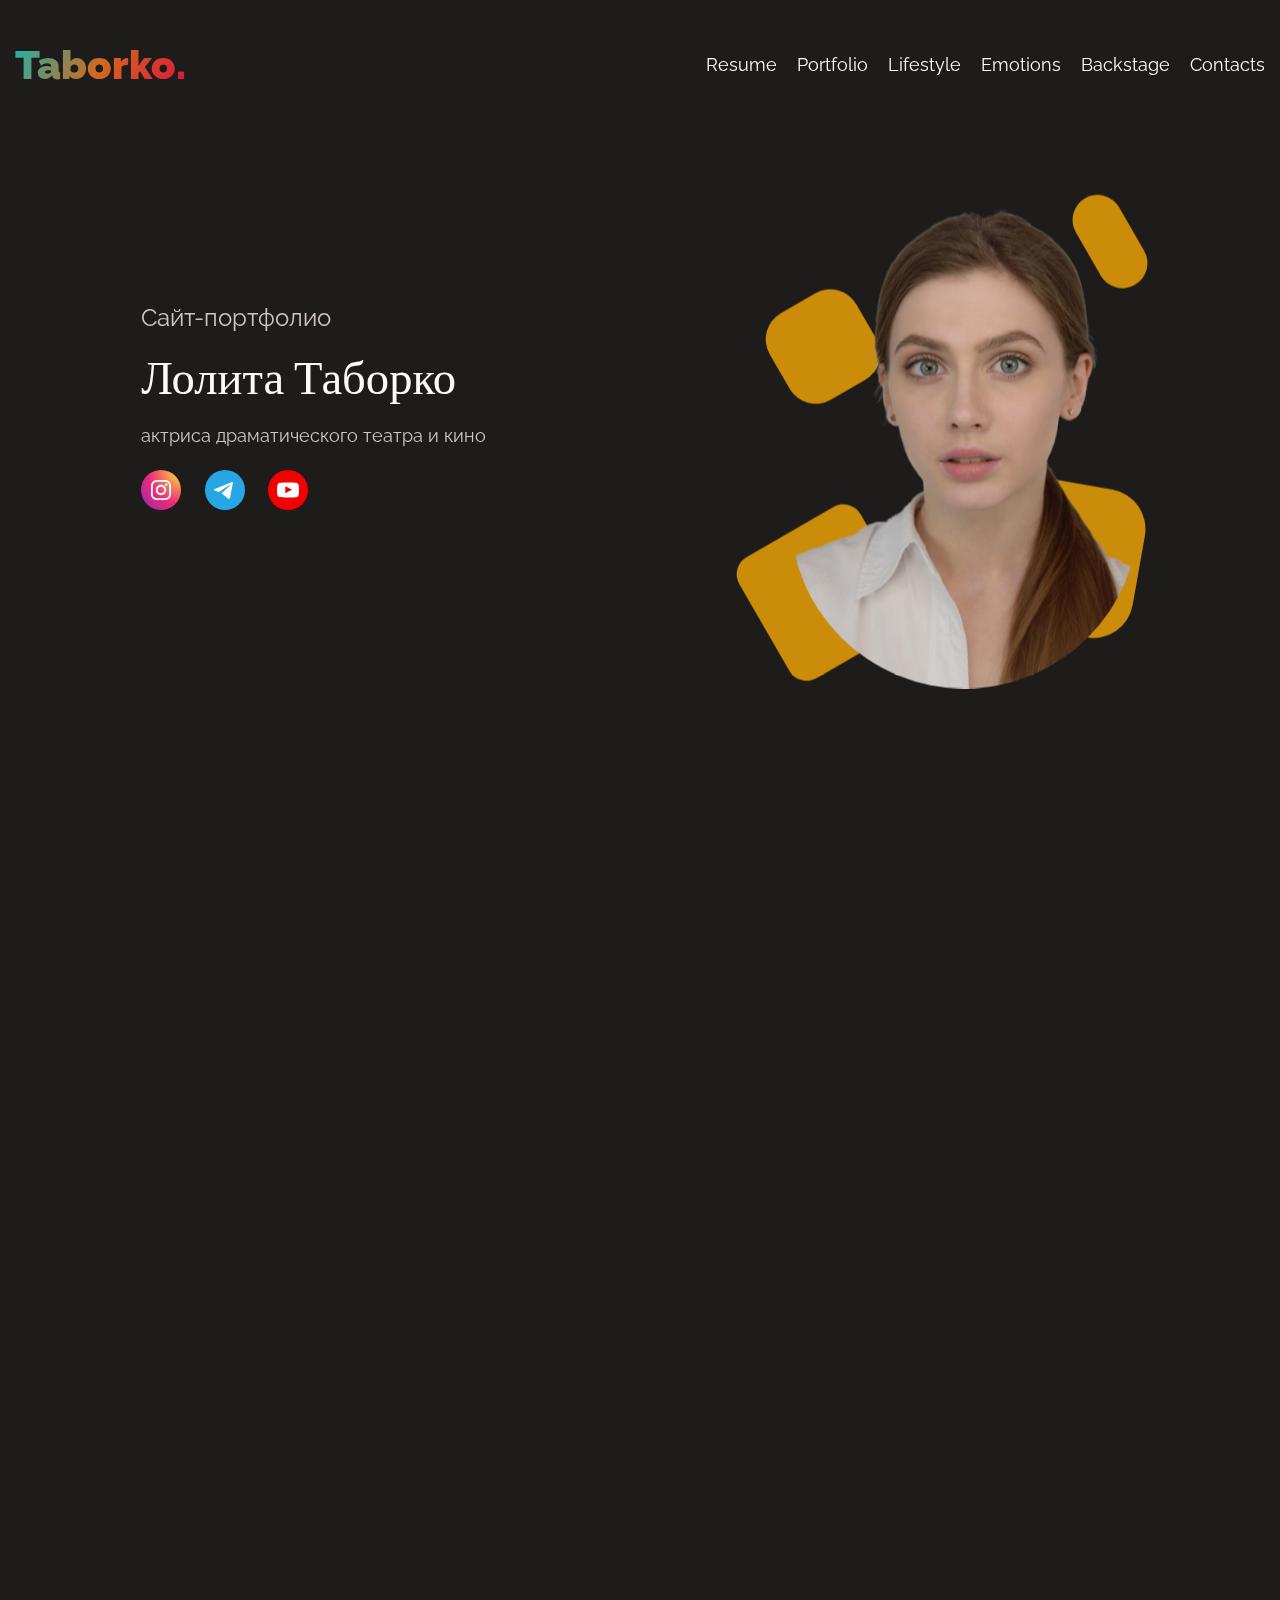
<file: index.html>
<!DOCTYPE html>
<html lang="en">
<head>
    <meta charset="UTF-8">
    <meta http-equiv="X-UA-Compatible" content="IE=edge">
    <meta name="viewport" content="width=device-width, initial-scale=1.0">

    <title>Лолита Таборко</title>
    <link rel="stylesheet" href="libs/swiper/swiper-bundle.min.css"/>
    <link rel="stylesheet" href="css/style.css">
    <script src="libs/gsap/gsap.min.js" defer></script>
    <script src="libs/gsap/ScrollTrigger.min.js" defer></script>
    <script src="libs/gsap/ScrollSmoother.min.js" defer></script>
    <script src="libs/swiper/swiper-bundle.min.js" defer></script>
    <script src="libs/swiper/bindSwipers.js" defer></script>
    <script src="js/script.js" defer></script>
</head>
<body>
    
   <div class="wrapper-scroll">
    <div class="content">

        <div class="wrapper">
            <header class="header">
                <div class="header__container container">
                    <a href="#" class="header__logo">Taborko.</a>
                    <nav class="header__menu menu">
                         <div class="menu__body">
                            <ul class="menu__list">
                                <li class="menu__item"><a data-goto=".section-resume" href="#" class="menu__link link">Resume</a></li>
                                <li class="menu__item"><a data-goto=".section-portfolio" href="#" class="menu__link link">Portfolio</a></li>
                                <li class="menu__item"><a data-goto=".section-lifestyle" href="#" class="menu__link link">Lifestyle</a></li>
                                <li class="menu__item"><a data-goto=".section-emotions" href="#" class="menu__link link">Emotions</a></li>
                                <li class="menu__item"><a href="backstage.html" class="menu__link">Backstage</a></li>
                                <li class="menu__item"><a data-goto=".section-contacts" href="#" class="menu__link link">Contacts</a></li>
                            </ul>
                         </div>   
                    </nav>
                    <div class="burger-wrapper">
                        <div class="burger-icon">
                            <span></span>
                            <span></span>
                            <span></span>
                        </div>
                    </div>
                </div>
            </header>
            <main class="page">
                <section class="page__main">
                    <div class="page-main__container container">
                        <div class="page-main__content">
                            <p class="page-main__label">Сайт-портфолио</p>
                            <h1 class="page-main__title">Лолита Таборко</h1>
                            <p class="page-main__text">актриса драматического театра и кино</p>
                            <div class="page-main__socials socials">
                                <a href="https://www.instagram.com/taborkoo/?hl=ru" target="_blank" class="page-main__social">
                                    <img src="images/footer/01.svg" alt="social">
                                </a>
                                <a href="https://t.me/taborkooo" target="_blank" class="page-main__social">
                                    <img src="images/footer/02.svg" alt="social">
                                </a>
                                <a href="https://www.youtube.com/@user-vm1mw7lh1k/videos" target="_blank" class="page-main__social">
                                    <img src="images/footer/03.svg" alt="social">
                                </a>
                            </div>
                        </div>
                        <div data-speed="0.9" class="page-main__image">
                            <img src="images/main-page/011.png" alt="">
                            <div class="page-main__decor-1"></div>
                            <div class="page-main__decor-2"></div>
                            <div class="page-main__decor-3"></div>
                            <div class="page-main__decor-4"></div>
                        </div>
                    </div>
                </section>
                
                <section class="resume__page resume section-resume">
                    <h2 data-speed="1.2" class="resume__title title">Resume</h2>
                    <div class="resume__container container">
                        <div class="resume__body">
                            <div data-speed="1.2" class="resume__image">
                                <img src="images/resume/01.jpeg" alt="Фото актрисы">
                            </div>
                            <div data-speed="1.2" class="resume__content">
                                <div class="resume__block">
                                    <div class="resume__name">Агент</div>
                                    <div class="resume__value">Анна Лезерко</div>
                                </div>
                                <div class="resume__block">
                                    <div class="resume__name">Агентство</div>
                                    <div class="resume__value">"Актерское агентство Ани Лезерко"</div>
                                </div>
                                <div class="resume__block">
                                    <div class="resume__name">Телефон</div>
                                    <div class="resume__value">+ 7 905 521-87-00, <br> + 375 29 787 43 25</div>
                                </div>
                                <div class="resume__block">
                                    <div class="resume__name">Email</div>
                                    <div class="resume__value">anna.lezerko@mail.ru</div>
                                </div>
                                <div class="resume__block">
                                    <div class="resume__name">Пол</div>
                                    <div class="resume__value">Женский</div>
                                </div>
                                <div class="resume__block">
                                    <div class="resume__name">Дата рождения</div>
                                    <div class="resume__value">29.12.2001</div>
                                </div>
                                <div class="resume__block">
                                    <div class="resume__name">Длина волос</div>
                                    <div class="resume__value">Длинные</div>
                                </div>  
                                <div class="resume__block">
                                    <div class="resume__name">Цвет глаз</div>
                                    <div class="resume__value">Зеленые</div>
                                </div>
                            </div>
                        </div>
                    </div>
                </section>

                <section class="portfolio__page portfolio section-portfolio">
                    <h2 class="portfolio__title title">Portfolio</h2>
                    <div class="portfolio__container container">
                        
                        <div class="portfolio__body">
                            <!-- <h2 class="portfolio__title"></h2> -->
                            <div class="portfolio__left left-portfolio">
                               <div class="left-portfolio__image">
                                <img class="img" src="images/portfolio/01.jpeg" alt="Фото актрисы">
                               </div>
                               <div class="left-portfolio__block text-block">
                                <h3 class="text-block__title">Образование</h3>
                                <p class="text-block__text">
                                    Белорусская государственная академия искусств. Театральный факультет, специальность- актёр драматического театра и кино, курс Павлють В.П. 2019-2023
                                </p>
                            </div>
                            <div class="left-portfolio__image">
                                <img class="img" src="images/portfolio/03.jpeg" alt="Фото актрисы">
                               </div>
                               <div class="left-portfolio__block text-block">
                                <h3 class="text-block__title">Фильмография</h3>
    
                            <div class="text-block__role">
                                   <h4 class="text-block__film">ТРАДИЦИОННО ШОПЕН 2023</h4>
                                <p class="text-block__text">
                                  <div class="text-block__item">Режиссер: Илона Мунтян, Андрей Полупанов</div>
                                  <div class="text-block__item">Роль: главная - Лера</div>
                                </p>
                            </div>
    
                            <div class="text-block__role">
                                <h4 class="text-block__film">ТАЙНАЯ ЖИЗНЬ МАРГАРИТЫ 2022</h4>
                             <p class="text-block__text">
                                <div class="text-block__item">Роль: эпизодическая</div>
                             </p>
                         </div>
    
                            <div class="text-block__role">
                                <h4 class="text-block__film">ДЕЛА ЖИТЕЙСКИЕ 2022</h4>
                            <p class="text-block__text">
                            <div class="text-block__item">Режиссер: Евгений Сологалов</div>
                            <div class="text-block__item">Роль: эпизодическая</div>
                            </p>
                        </div>
    
                            <div class="text-block__role">
                                <h4 class="text-block__film">ДЕСЯТЬ ЖИЗНЕЙ МЕДВЕДЯ 2022</h4>
                            <p class="text-block__text">
                                <div class="text-block__item">Роль: эпизодическая</div>
                            </p>
                        </div>
    
    
                            <div class="text-block__role">
                                <h4 class="text-block__film">ТАМ ГДЕ НЕ БЫВАЕТ СНЕГА 2021</h4>
                            <p class="text-block__text">
                            <div class="text-block__item">Режиссер: Владимир Фатьянов</div>
                            <div class="text-block__item">Роль: главная - Соня</div>
                            </p>
                        </div>
    
                            <div class="text-block__role">
                                <h4 class="text-block__film">ЗА ПОЛЧАСА ДО ВЕСНЫ 2022</h4>
                            <p class="text-block__text">
                            <div class="text-block__item">Режиссер: Кирилл Папакуль, Оксана Барковская, Степан Коршунов</div>
                            <div class="text-block__item">Роль: эпизодическая</div>
                            </p>
                        </div>
    
                            <div class="text-block__role">
                                <h4 class="text-block__film">КТО Я 2021</h4>
                            <p class="text-block__text">
                            <div class="text-block__item">Режиссер: Андрей Кудиненко</div>
                            <div class="text-block__item">Роль: главная - Алиса</div> 
                            </p>
                        </div>
                            
                            <div class="text-block__role">
                                <h4 class="text-block__film">НОВАЯ ЖИЗНЬ МАШИ СОЛЕНОВОЙ 2020</h4>
                            <p class="text-block__text">
                            <div class="text-block__item">Режиссер: Илья Максимов</div>
                            <div class="text-block__item">Роль: главная - Аня</div>
                            </p>
                        </div>
    
                            <div class="text-block__role">
                                <h4 class="text-block__film">ПРЕИМУЩЕСТВО ДВУХ СЛОНОВ 2020</h4>
                            <p class="text-block__text">
                            <div class="text-block__item">Режиссер: Александра Бутько</div>
                            <div class="text-block__item">Роль: Оля</div>
                            </p>
                        </div>
                            
                            <div class="text-block__role">
                                <h4 class="text-block__film">ВЕСНА ЛЮБВИ 2020</h4>
                            <p class="text-block__text">
                            <div class="text-block__item">Режиссер: Ибрагим Расулов</div>
                            <div class="text-block__item">Роль: эпизодическая</div>
                            </p>
                        </div>
                            
                            <div class="text-block__role">
                                <h4 class="text-block__film">ИЛХАК 2020</h4>
                            <p class="text-block__text">
                            <div class="text-block__item">Режиссер: Джахонгир Ахмедов</div>
                            <div class="text-block__item">Роль: эпизодическая</div>
                            </p>
                        </div>
                    </div>
                </div>
    
    
    
    
                            <div class="portfolio__right right-portfolio">
                                <div class="text-block img">
                                    <h3 class="text-block__title">Языки</h3>
                                    <p class="text-block__text">
                                        Русский - свободный <br>
                                        Белорусский - свободный <br>
                                        Английский - разговорный с хорошим акцентом <br>
                                    </p>
                                </div>
                                <div class="left-portfolio__image">
                                    <img class="img" src="images/portfolio/02.jpeg" alt="Фото актрисы">
                                   </div>
                                   <div class="text-block img">
                                    <h3 class="text-block__title">Дополнительные навыки</h3>
                                    <p class="text-block__text">
                                        Вокал <br>
                                        Танец (классическая хореография) <br>
                                        Акробатические элементы <br>
                                        Хорошая растяжка <br> 
                                        Игра на фортепиано, гитаре, укулеле <br> 
                                        Плавание <br>  
                                        Рисование <br>  
                                        Катание на роликах, коньках, велосипеде
                                    </p>
                                </div>
                                
                                   <div class="left-portfolio__image">
                                    <img class="img" src="images/portfolio/04.jpeg" alt="Фото актрисы">
                                   </div>
                                   <div class="left-portfolio__image">
                                    <img class="img" src="images/portfolio/05.jpeg" alt="Фото актрисы">
                                   </div>
                            </div>
                        </div>
                    </div>
                </section>
    

                <section class="desc__page desc section-lifestyle">
                    <h2 class="desc__title title">Lifestyle</h2>
                    <div class="description">
                        <h2 class="description__title">Лолита Таборко</h2>
                        <p class="description__text">Человек, чья энергия и трудоспособность накрывает волной
                            всё на своём пути, заряжает и заражает всех и каждого. 
                            Человек, который сразу делает хорошо, пробивает потолки своих возможностей каждый день.
                            </p>
                    </div>
                
                
                    <!-- Slider main container -->
                <div class="swiper slider slider-main">
                    <!-- Additional required wrapper -->
                    <div class="swiper-wrapper slider__wrapper">
                      <!-- Slides -->
                      <div class="swiper-slide slider__item">
                        <!-- <div class="slider__img"> -->
                            <img data-swiper-parallax="20%" src="images/diagonal/01.jpg" alt="Фото">
                        <!-- </div> -->
                      </div>
                      <div class="swiper-slide slider__item">
                        <!-- <div class="slider__img"> -->
                            <img data-swiper-parallax="30%" src="images/diagonal/02.jpg" alt="Фото">
                        <!-- </div> -->
                      </div>
                      <div class="swiper-slide slider__item">
                        <!-- <div class="slider__img"> -->
                            <img data-swiper-parallax="20%" src="images/diagonal/03.jpg" alt="Фото">
                        <!-- </div> -->
                      </div>
                      <div class="swiper-slide slider__item">
                        <!-- <div class="slider__img"> -->
                            <img data-swiper-parallax="30%" src="images/diagonal/04.jpg" alt="Фото">
                        <!-- </div> -->
                      </div>
                      <div class="swiper-slide slider__item">
                        <!-- <div class="slider__img"> -->
                            <img data-swiper-parallax="20%" src="images/diagonal/05.jpg" alt="Фото">
                        <!-- </div> -->
                      </div>
                      <div class="swiper-slide slider__item">
                        <!-- <div class="slider__img"> -->
                            <img data-swiper-parallax="30%" src="images/diagonal/06.jpg" alt="Фото">
                        <!-- </div> -->
                      </div>
                      <div class="swiper-slide slider__item">
                        <!-- <div class="slider__img"> -->
                            <img data-swiper-parallax="20%" src="images/diagonal/07.jpg" alt="Фото">
                        <!-- </div> -->
                      </div>
                      <div class="swiper-slide slider__item">
                        <!-- <div class="slider__img"> -->
                            <img data-swiper-parallax="30%" src="images/diagonal/08.jpg" alt="Фото">
                        <!-- </div> -->
                      </div>
                      <div class="swiper-slide slider__item">
                        <!-- <div class="slider__img"> -->
                            <img data-swiper-parallax="20%" src="images/diagonal/09.jpg" alt="Фото">
                        <!-- </div> -->
                      </div>
                    
                    </div>
                
                
                    <div class="swiper slider slider_bg">
                        <!-- Additional required wrapper -->
                        <div class="swiper-wrapper slider__wrapper">
                          <!-- Slides -->
                          <div class="swiper-slide slider__item">
                            <!-- <div class="slider__img"> -->
                                <img data-swiper-parallax="20%" src="images/diagonal/01.jpg" alt="Фото">
                            <!-- </div> -->
                          </div>
                          <div class="swiper-slide slider__item">
                            <!-- <div class="slider__img"> -->
                                <img data-swiper-parallax="30%" src="images/diagonal/02.jpg" alt="Фото">
                            <!-- </div> -->
                          </div>
                          <div class="swiper-slide slider__item">
                            <!-- <div class="slider__img"> -->
                                <img data-swiper-parallax="20%" src="images/diagonal/03.jpg" alt="Фото">
                            <!-- </div> -->
                          </div>
                          <div class="swiper-slide slider__item">
                            <!-- <div class="slider__img"> -->
                                <img data-swiper-parallax="30%" src="images/diagonal/04.jpg" alt="Фото">
                            <!-- </div> -->
                          </div>
                          <div class="swiper-slide slider__item">
                            <!-- <div class="slider__img"> -->
                                <img data-swiper-parallax="20%" src="images/diagonal/05.jpg" alt="Фото">
                            <!-- </div> -->
                          </div>
                          <div class="swiper-slide slider__item">
                            <!-- <div class="slider__img"> -->
                                <img data-swiper-parallax="30%" src="images/diagonal/06.jpg" alt="Фото">
                            <!-- </div> -->
                          </div>
                          <div class="swiper-slide slider__item">
                            <!-- <div class="slider__img"> -->
                                <img data-swiper-parallax="20%" src="images/diagonal/07.jpg" alt="Фото">
                            <!-- </div> -->
                          </div>
                          <div class="swiper-slide slider__item">
                            <!-- <div class="slider__img"> -->
                                <img data-swiper-parallax="30%" src="images/diagonal/08.jpg" alt="Фото">
                            <!-- </div> -->
                          </div>
                          <div class="swiper-slide slider__item">
                            <!-- <div class="slider__img"> -->
                                <img data-swiper-parallax="20%" src="images/diagonal/09.jpg" alt="Фото">
                            <!-- </div> -->
                          </div>
                        
                        </div>
                   
                </section>


                <section class="many-sliders__page">

                    <div class="swiper slider-many slider1">
                        <div class="swiper-wrapper slider-many__wrapper">
                            <div class="swiper-slide slider-many__item">
                                <!-- <div class="slider-many__image"> -->
                                    <div class="slider-many__img" style="background-image: url(images/many-sliders/01.jpg)"></div>
                                <!-- </div> -->
                            </div>
                            <div class="swiper-slide slider-many__item">
                                <!-- <div class="slider-many__image"> -->
                                    <div class="slider-many__img" style="background-image: url(images/many-sliders/02.jpg)"></div>
                                <!-- </div> -->
                            </div>
                            <div class="swiper-slide slider-many__item">
                                <!-- <div class="slider-many__image"> -->
                                   <div class="slider-many__img" style="background-image: url(images/many-sliders/03.jpg)"></div>
                                <!-- </div> -->
                            </div>
                            <div class="swiper-slide slider-many__item">
                                <!-- <div class="slider-many__image"> -->
                                   <div class="slider-many__img" style="background-image: url(images/many-sliders/04.jpg)"></div>
                                <!-- </div> -->
                            </div>
                            <div class="swiper-slide slider-many__item">
                                <!-- <div class="slider-many__image"> -->
                                   <div class="slider-many__img" style="background-image: url(images/many-sliders/05.jpg)"></div>
                                <!-- </div> -->
                            </div>
                            <div class="swiper-slide slider-many__item">
                                <!-- <div class="slider-many__image"> -->
                                   <div class="slider-many__img" style="background-image: url(images/many-sliders/06.jpg)"></div>
                                <!-- </div> -->
                            </div>
                        </div>
                    </div>
                    <div class="swiper slider-many slider2">
                        <div class="swiper-wrapper slider-many__wrapper">
                            <div class="swiper-slide slider-many__item">
                                <!-- <div class="slider-many__image"> -->
                                    <div class="slider-many__img" style="background-image: url(images/many-sliders/07.jpg)"></div>
                                <!-- </div> -->
                            </div>
                            <div class="swiper-slide slider-many__item">
                                <!-- <div class="slider-many__image"> -->
                                    <div class="slider-many__img" style="background-image: url(images/many-sliders/08.jpg)"></div>
                                <!-- </div> -->
                            </div>
                            <div class="swiper-slide slider-many__item">
                                <!-- <div class="slider-many__image"> -->
                                   <div class="slider-many__img" style="background-image: url(images/many-sliders/09.jpg)"></div>
                                <!-- </div> -->
                            </div>
                            <div class="swiper-slide slider-many__item">
                                <!-- <div class="slider-many__image"> -->
                                   <div class="slider-many__img" style="background-image: url(images/many-sliders/10.jpg)"></div>
                                <!-- </div> -->
                            </div>
                            <div class="swiper-slide slider-many__item">
                                <!-- <div class="slider-many__image"> -->
                                   <div class="slider-many__img" style="background-image: url(images/many-sliders/11.jpg)"></div>
                                <!-- </div> -->
                            </div>
                            <div class="swiper-slide slider-many__item">
                                <!-- <div class="slider-many__image"> -->
                                   <div class="slider-many__img" style="background-image: url(images/many-sliders/12.jpg)"></div>
                                <!-- </div> -->
                            </div>
                        </div>
                    </div>
                    <div class="swiper slider-many slider3">
                        <div class="swiper-wrapper slider-many__wrapper">
                            <div class="swiper-slide slider-many__item">
                                <!-- <div class="slider-many__image"> -->
                                    <div class="slider-many__img" style="background-image: url(images/many-sliders/13.jpg)"></div>
                                <!-- </div> -->
                            </div>
                            <div class="swiper-slide slider-many__item">
                                <!-- <div class="slider-many__image"> -->
                                    <div class="slider-many__img" style="background-image: url(images/many-sliders/14.jpg)"></div>
                                <!-- </div> -->
                            </div>
                            <div class="swiper-slide slider-many__item">
                                <!-- <div class="slider-many__image"> -->
                                   <div class="slider-many__img" style="background-image: url(images/many-sliders/15.jpg)"></div>
                                <!-- </div> -->
                            </div>
                            <div class="swiper-slide slider-many__item">
                                <!-- <div class="slider-many__image"> -->
                                   <div class="slider-many__img" style="background-image: url(images/many-sliders/16.jpg)"></div>
                                <!-- </div> -->
                            </div>
                            <div class="swiper-slide slider-many__item">
                                <!-- <div class="slider-many__image"> -->
                                   <div class="slider-many__img" style="background-image: url(images/many-sliders/17.jpg)"></div>
                                <!-- </div> -->
                            </div>
                            <div class="swiper-slide slider-many__item">
                                <!-- <div class="slider-many__image"> -->
                                   <div class="slider-many__img" style="background-image: url(images/many-sliders/18.jpg)"></div>
                                <!-- </div> -->
                            </div>
                        </div>
                    </div>
                    <div class="swiper slider-many slider4">
                        <div class="swiper-wrapper slider-many__wrapper">
                            <div class="swiper-slide slider-many__item">
                                <!-- <div class="slider-many__image"> -->
                                    <div class="slider-many__img" style="background-image: url(images/many-sliders/19.jpg)"></div>
                                <!-- </div> -->
                            </div>
                            <div class="swiper-slide slider-many__item">
                                <!-- <div class="slider-many__image"> -->
                                    <div class="slider-many__img" style="background-image: url(images/many-sliders/20.jpg)"></div>
                                <!-- </div> -->
                            </div>
                            <div class="swiper-slide slider-many__item">
                                <!-- <div class="slider-many__image"> -->
                                   <div class="slider-many__img" style="background-image: url(images/many-sliders/21.jpg)"></div>
                                <!-- </div> -->
                            </div>
                            <div class="swiper-slide slider-many__item">
                                <!-- <div class="slider-many__image"> -->
                                   <div class="slider-many__img" style="background-image: url(images/many-sliders/22.jpg)"></div>
                                <!-- </div> -->
                            </div>
                            <div class="swiper-slide slider-many__item">
                                <!-- <div class="slider-many__image"> -->
                                   <div class="slider-many__img" style="background-image: url(images/many-sliders/23.jpg)"></div>
                                <!-- </div> -->
                            </div>
                            <div class="swiper-slide slider-many__item">
                                <!-- <div class="slider-many__image"> -->
                                   <div class="slider-many__img" style="background-image: url(images/many-sliders/24.jpg)"></div>
                                <!-- </div> -->
                            </div>
                        </div>
                    </div>
                </section>

               <section class="emotions__page emotions section-emotions">
                <div class="emotions__showcase showcase">
                    <h2 class="showcase__title">Emotions</h2>
                    <div class="showcase__content-wrapper">
                        <div class="showcase__content">
                            
                            <div class="showcase__carousel swiper">
                                <div class="showcase__carousel swiper-wrapper">
                                    <div class="showcase-carousel__item swiper-slide">
                                        <div class="showcase-carousel__image-wrapper">
                                            <div class="showcase-carousel__image-left">
                                                <div class="showcase-carousel__image" style="background-image: url(images/emotions/01.png);"></div>
                                            </div>
                                            <div class="showcase-carousel__image-right">
                                                <div class="showcase-carousel__image" style="background-image: url(images/emotions/01.png);"></div>
                                            </div>
                                        </div>
                                        <p>Восхищение</p>
                                    </div>
                                    <div class="showcase-carousel__item swiper-slide">
                                        <div class="showcase-carousel__image-wrapper">
                                            <div class="showcase-carousel__image-left">
                                                <div class="showcase-carousel__image" style="background-image: url(images/emotions/02.png);"></div>
                                            </div>
                                            <div class="showcase-carousel__image-right">
                                                <div class="showcase-carousel__image" style="background-image: url(images/emotions/02.png);"></div>
                                            </div>
                                        </div>
                                        <p>Уверенность</p>
                                    </div>
                                    <div class="showcase-carousel__item swiper-slide">
                                        <div class="showcase-carousel__image-wrapper">
                                            <div class="showcase-carousel__image-left">
                                                <div class="showcase-carousel__image" style="background-image: url(images/emotions/03.png);"></div>
                                            </div>
                                            <div class="showcase-carousel__image-right">
                                                <div class="showcase-carousel__image" style="background-image: url(images/emotions/03.png);"></div>
                                            </div>
                                        </div>
                                        <p>Очарование</p>
                                    </div>
                                    <div class="showcase-carousel__item swiper-slide">
                                        <div class="showcase-carousel__image-wrapper">
                                            <div class="showcase-carousel__image-left">
                                                <div class="showcase-carousel__image" style="background-image: url(images/emotions/04.png);"></div>
                                            </div>
                                            <div class="showcase-carousel__image-right">
                                                <div class="showcase-carousel__image" style="background-image: url(images/emotions/04.png);"></div>
                                            </div>
                                        </div>
                                        <p>Презрение</p>
                                    </div>
                                    <div class="showcase-carousel__item swiper-slide">
                                        <div class="showcase-carousel__image-wrapper">
                                            <div class="showcase-carousel__image-left">
                                                <div class="showcase-carousel__image" style="background-image: url(images/emotions/05.png);"></div>
                                            </div>
                                            <div class="showcase-carousel__image-right">
                                                <div class="showcase-carousel__image" style="background-image: url(images/emotions/05.png);"></div>
                                            </div>
                                        </div>
                                        <p>Независимость</p>
                                    </div>
                                    <div class="showcase-carousel__item swiper-slide">
                                        <div class="showcase-carousel__image-wrapper">
                                            <div class="showcase-carousel__image-left">
                                                <div class="showcase-carousel__image" style="background-image: url(images/emotions/06.png);"></div>
                                            </div>
                                            <div class="showcase-carousel__image-right">
                                                <div class="showcase-carousel__image" style="background-image: url(images/emotions/06.png);"></div>
                                            </div>
                                        </div>
                                        <p>Умиление</p>
                                    </div>
                                    <div class="showcase-carousel__item swiper-slide">
                                        <div class="showcase-carousel__image-wrapper">
                                            <div class="showcase-carousel__image-left">
                                                <div class="showcase-carousel__image" style="background-image: url(images/emotions/08.png);"></div>
                                            </div>
                                            <div class="showcase-carousel__image-right">
                                                <div class="showcase-carousel__image" style="background-image: url(images/emotions/08.png);"></div>
                                            </div>
                                        </div>
                                        <p>Тоска</p>
                                    </div>
                                    <div class="showcase-carousel__item swiper-slide">
                                        <div class="showcase-carousel__image-wrapper">
                                            <div class="showcase-carousel__image-left">
                                                <div class="showcase-carousel__image" style="background-image: url(images/emotions/10.png);"></div>
                                            </div>
                                            <div class="showcase-carousel__image-right">
                                                <div class="showcase-carousel__image" style="background-image: url(images/emotions/10.png);"></div>
                                            </div>
                                        </div>
                                        <p>Счастье</p>
                                    </div>
                                </div>
                            </div>
                            
                        </div>
                       
                    </div>
                    <div class="showcase__navigation">
                        <div class="showcase-navigation__prev"></div>
                        <div class="showcase-navigation__next"></div>
                    </div>
                </div>
                <video src="images/emotions/smoke-background-optimized.mp4" class="showcase__video" autoplay loop muted></video>
               </section>

            </main>
            <footer class="footer">
                <div class="footer__magic-list magic-footer">
                    <div class="magic-footer__container">
                        <a data-goto="header" href="#" class="magic-footer__item link">
                            <div class="magic-footer__header">Home</div>
                            <div class="magic-footer__cursor cursor-magic">
                                <div class="cursor-magic__image" style="background-image: url(images/backstage/08.jpg)">
                                    <!-- <img src="images/DSC2218-scaled.jpeg" alt=""> -->
                                </div>
                            </div>
                        </a>
                        <a data-goto=".section-resume" href="#" class="magic-footer__item link">
                            <div class="magic-footer__header">Resume</div>
                            <div class="magic-footer__cursor cursor-magic">
                                <div class="cursor-magic__image" style="background-image: url(images/footer/2.jpeg)">
                                    <!-- <img src="images/DSC2218-scaled.jpeg" alt=""> -->
                                </div>
                            </div>
                        </a>
                        <a data-goto=".section-portfolio" href="#" class="magic-footer__item link">
                            <div class="magic-footer__header">Portfolio</div>
                            <div class="magic-footer__cursor cursor-magic">
                                <div class="cursor-magic__image" style="background-image: url(images/footer/3.jpeg)">
                                    <!-- <img src="images/backstage/04.jpg" alt=""> -->
                                </div>
                            </div>
                        </a>
                        <a data-goto=".section-lifestyle" href="#" class="magic-footer__item link">
                            <div class="magic-footer__header">Lifestyle</div>
                            <div class="magic-footer__cursor cursor-magic">
                                <div class="cursor-magic__image" style="background-image: url(images/footer/4.jpg)">
                                    <!-- <img src="images/backstage/06.jpg" alt=""> -->
                                </div>
                            </div>
                        </a>
                        <a href="backstage.html" class="magic-footer__item">
                            <div class="magic-footer__header">Backstage</div>
                            <div class="magic-footer__cursor cursor-magic">
                                <div class="cursor-magic__image" style="background-image: url(images/footer/5.jpg)">
                                    <!-- <img src="images/backstage/08.jpg" alt=""> -->
                                </div>
                            </div>
                        </a>
                        <a data-goto=".section-emotions" href="#" class="magic-footer__item link">
                            <div class="magic-footer__header">Emotions</div>
                            <div class="magic-footer__cursor cursor-magic">
                                <div class="cursor-magic__image" style="background-image: url(images/footer/6.jpg)">
                                    <!-- <img src="images/backstage/10.jpg" alt=""> -->
                                </div>
                            </div>
                        </a>
                    </div>
                   <div class="footer__contacts contacts-footer">
                    <div class="contacts-footer__title section-contacts">Контакты</div>
                    <div class="contacts-footer__items">
                        <div class="contacts-footer__item">+ 7 905 521-87-00</div>
                        <div class="contacts-footer__item">+ 375 29 787 43 25</div>
                        <div class="contacts-footer__item">anna.lezerko@mail.ru</div>
                    </div>
                    <div class="contacts-footer__socials socials">
                        <a href="https://www.instagram.com/taborkoo/?hl=ru" target="_blank" class="contacts-footer__social">
                            <img src="images/footer/01.svg" alt="social">
                        </a>
                        <a href="https://t.me/taborkooo" target="_blank" class="contacts-footer__social">
                            <img src="images/footer/02.svg" alt="social">
                        </a>
                        <a href="https://www.youtube.com/@user-vm1mw7lh1k/videos" target="_blank" class="contacts-footer__social">
                            <img src="images/footer/03.svg" alt="social">
                        </a>
                    </div>
                    <div class="footer__copy">Copyright ⓒ 2023. Все права защищены</div>
                    <div class="footer__dev">Разработан: <br> tg: <a href="https://t.me/I_cheer">@I_cheer (И.Ч.)</a></div>
                   </div>
                </div>
            </footer>
        </div>
    </div>
</div>
</div>


</body>
</html>
</file>
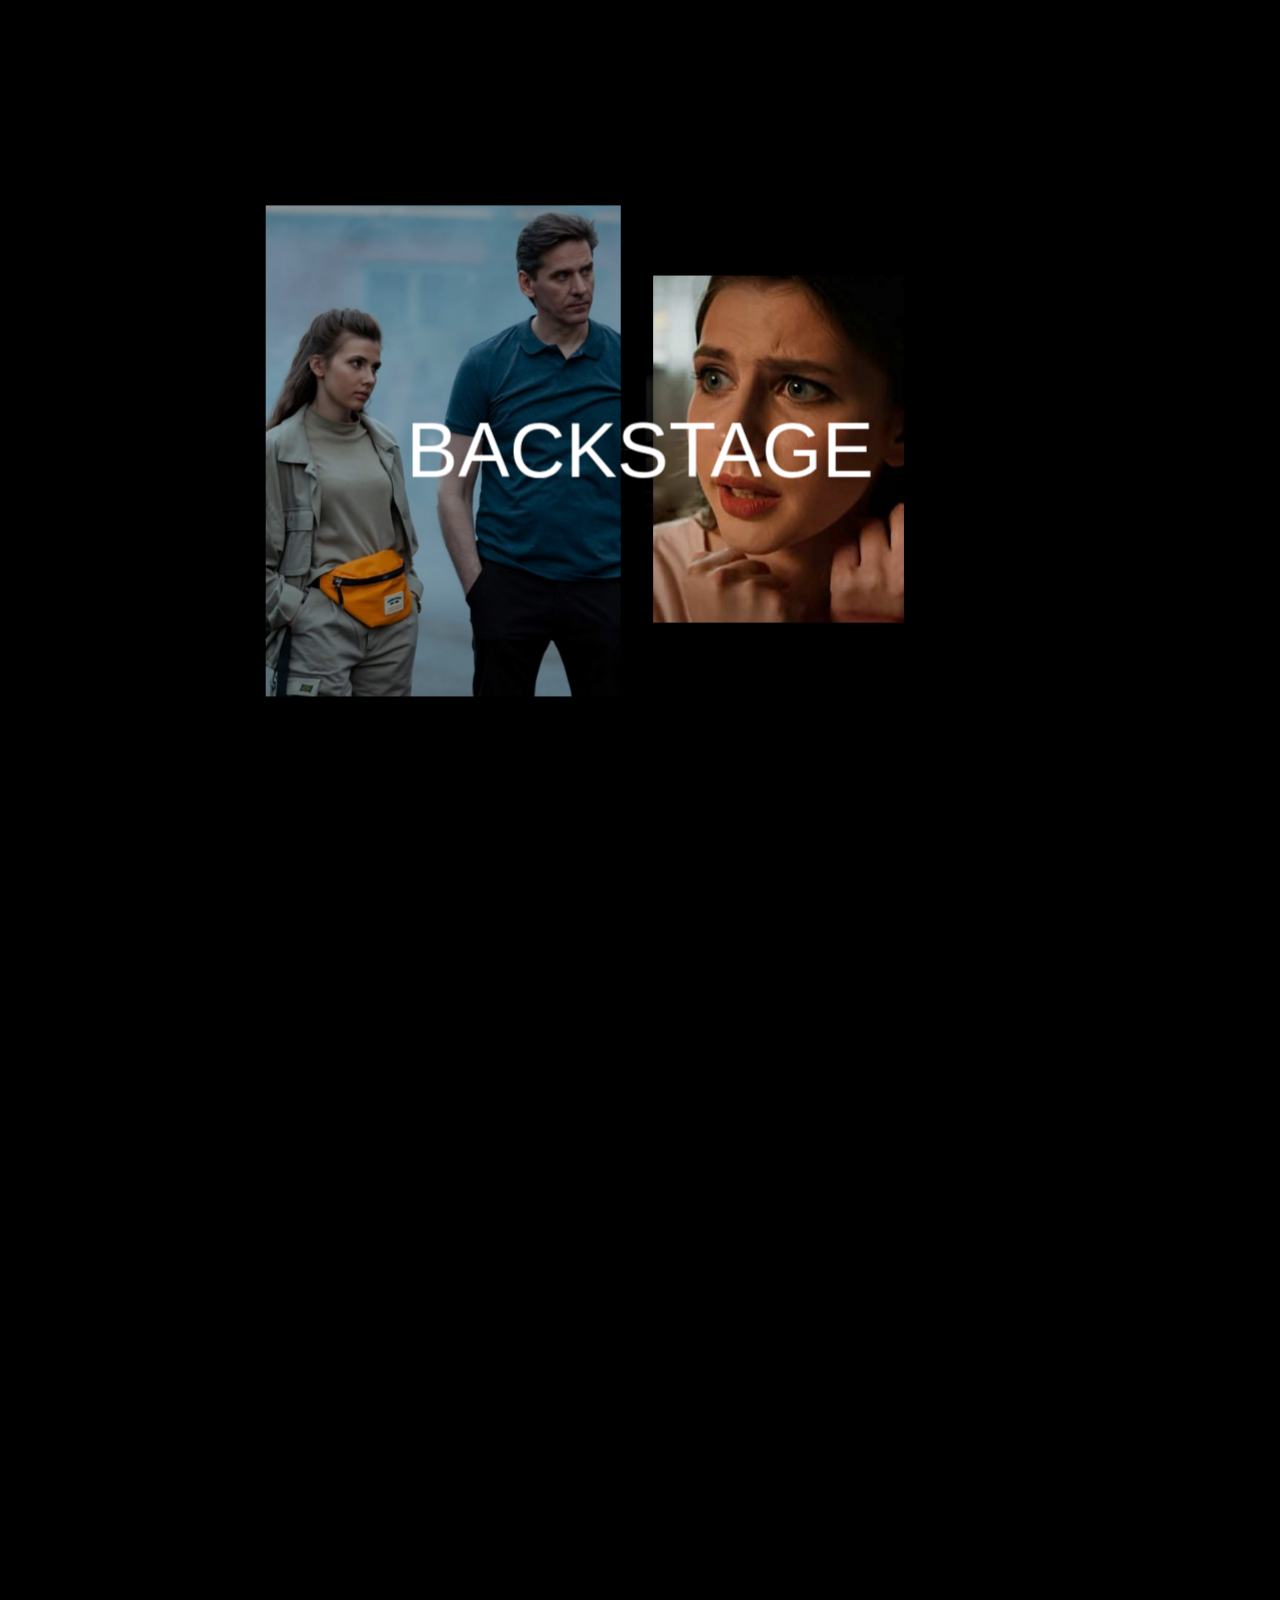
<file: backstage.html>
<!DOCTYPE html>
<html lang="en">
<head>
    <meta charset="UTF-8">
    <meta http-equiv="X-UA-Compatible" content="IE=edge">
    <meta name="viewport" content="width=device-width, initial-scale=1.0">
    <title>Backstage</title>

    <link rel="stylesheet" href="backstagecss/backstage.css">
    <script src="backstagejs/backstage.js" defer></script>

</head>
<body>
    
    <div class="container">
		<section class="gallery">

			<div class="frame">
				<div class="frame__content">
					<h2>Backstage</h2>
				</div>
			</div>

			<div class="frame">
				<div class="frame__content">
					<div class="frame-media frame-media_left" style="background-image: url(images/backstage/01.jpg)"></div>
				</div>
			</div>

			<div class="frame frame_bg">
				<div class="frame__content">
					<video class="frame-media frame-media_right" style="background-image: url(images/backstage/02.jpg)"></video>
				</div>
			</div>

			<div class="frame"></div>
            <div class="frame"></div>

			<div class="frame">
				<div class="frame__content text-left">
					<h3>Традиционно Шопен</h3>
					<p>В центре истории семья Асиновых. Глава семейства Николай Владимирович делает всё, 
						чтобы его младший сын Дима добился успеха и организовывает ему участие в конкурсе 
						стартапов, который оборачивается для Димы весьма неожиданным результатом.</p>
				</div>
			</div>

			<div class="frame frame_bg">
				<div class="frame__content">
					<div class="frame-media frame-media_right" style="background-image: url(images/backstage/03.jpg)"></div>
				</div>
			</div>

            <div class="frame"></div>

            <div class="frame frame_bg">
				<div class="frame__content">
					<div class="frame-media frame-media_right" style="background-image: url(images/backstage/04.jpg)"></div>
				</div>
			</div>
            <div class="frame"></div>
            <div class="frame frame_bg">
				<div class="frame__content">
					<div class="frame-media frame-media_left" style="background-image: url(images/backstage/05.jpg)"></div>
				</div>
			</div>
			<div class="frame"></div>

			

			<div class="frame"></div>

			<div class="frame">
				<div class="frame__content text-left">
					<h3>Там, где не бывает снега</h3>
					<p>Жизнь ведущей новостей Виктории Голубевой, на первый взгляд, довольно безоблачна. 
						Она - лицо канала, жена крупного телевизионного магната и мать взрослой дочери. 
						За ее спиной поговаривают, что своей карьерой она обязана исключительно мужу,
						 да и сама Виктория привыкла так думать. 
						 По стечению обстоятельств все рушится в одночасье.
						 А отношения с дочерью осложняются тайной, которую Виктория хранит долгие годы.
						</p>
				</div>
			</div>

			<div class="frame frame_bg">
				<div class="frame__content">
					<div class="frame-media frame-media_right" style="background-image: url(images/backstage/06.jpg)"></div>
				</div>
			</div>

            <div class="frame"></div>
			<div class="frame"></div>
			<div class="frame"></div>
            <div class="frame frame_bg">
				<div class="frame__content">
					<div class="frame-media frame-media_left" style="background-image: url(images/backstage/07.jpg)"></div>
				</div>
			</div>

            <div class="frame"></div>

            
            <div class="frame">
				<div class="frame__content">
					<h2>Театр</h2>
				</div>
			</div>

            <div class="frame">
				<div class="frame__content">
					<div class="frame-media frame-media_left" style="background-image: url(images/backstage/08.jpg)"></div>
				</div>
			</div>
			
            <div class="frame frame_bg">
				<div class="frame__content">
					<div class="frame-media frame-media_right" style="background-image: url(images/backstage/09.jpg)"></div>
				</div>
			</div>

            <div class="frame"></div>

			<div class="frame">
				<div class="frame__content">
					<div class="frame-media frame-media_left" style="background-image: url(images/backstage/10.jpg)"></div>
				</div>
			</div>

            <div class="frame frame_bg">
				<div class="frame__content">
					<div class="frame-media frame-media_right" style="background-image: url(images/backstage/11.jpg)"></div>
				</div>
			</div>


			<div class="frame"></div>
			<div class="frame"></div>


			<div class="frame">
			<a href="index.html" class="frame__content on-main">На главную</a></p>
			</div>

		</section>
	</div>
   
</body>
</html>
</file>
<file: css/style.css>
@charset "UTF-8";
@import url("https://fonts.googleapis.com/css2?family=Outfit:wght@500;900&family=Raleway&display=swap");
*,
*::before,
*::after {
  padding: 0;
  margin: 0;
  border: 0;
  -webkit-box-sizing: border-box;
          box-sizing: border-box;
}

a {
  text-decoration: none;
  color: inherit;
}

ul,
ol,
li {
  list-style: none;
}

img {
  vertical-align: top;
}

h1,
h2,
h3,
h4,
h5,
h6 {
  font-weight: inherit;
  font-size: inherit;
}

.content {
  will-change: transform;
}

html,
body {
  height: 100%;
  line-height: 1;
  font-size: 16px;
  font-family: "Raleway";
  background-color: #1e1b1b;
  color: #fafafa;
  height: var(--depth);
}
html._lock,
body._lock {
  overflow: hidden;
}

button,
input {
  font-weight: inherit;
  font-size: inherit;
  color: inherit;
  font-family: inherit;
}

button {
  cursor: pointer;
  background-color: inherit;
}

.wrapper {
  display: -webkit-box;
  display: -ms-flexbox;
  display: flex;
  -webkit-box-orient: vertical;
  -webkit-box-direction: normal;
      -ms-flex-direction: column;
          flex-direction: column;
  min-height: 100%;
  overflow: hidden;
}

.page {
  -webkit-box-flex: 1;
      -ms-flex: 1 1 auto;
          flex: 1 1 auto;
}

.container {
  max-width: 1430px;
  margin: 0 auto;
  padding: 0px 15px;
}

:root {
  --index: calc(1vw + 1vh);
  --color-header: #f4efec;
  --color-text: #cdc6c3;
  --transition: 0.75s cubic-bezier(0.2, 0.6, 0, 1);
  --transition-many: 0.2s cubic-bezier(0.2, 0.6, 0, 1);
  --transition-footer: 1.25s cubic-bezier(0.2, 0.35, 0, 1);
  --gutter: 30px;
  --side-small: 26;
  --size-big: 36;
  --depth: 4000px;
  --accent: #CC8869;
  --text: #333;
}

.title {
  font-size: 50px;
  text-align: center;
}
@media (max-width: 1430px) {
  .title {
    font-size: calc(40px + 10 * ((100vw - 320px) / 1110));
  }
}

.header {
  position: absolute;
  width: 100%;
  top: 0;
  left: 0;
  z-index: 5;
}
.header__container {
  display: -webkit-box;
  display: -ms-flexbox;
  display: flex;
  -webkit-box-align: center;
      -ms-flex-align: center;
          align-items: center;
  min-height: 130px;
}
@media (max-width: 767.98px) {
  .header__container {
    min-height: 80px;
  }
}
.header__logo {
  font-size: 40px;
  font-family: "Raleway";
  font-weight: 900;
  margin-right: 30px;
  background: -o-linear-gradient(330deg, LightSeaGreen, Chocolate, Crimson);
  background: linear-gradient(120deg, LightSeaGreen, Chocolate, Crimson);
  -webkit-background-clip: text;
          background-clip: text;
  -webkit-text-fill-color: transparent;
  position: relative;
  z-index: 6;
}
.menu {
  -webkit-box-flex: 1;
      -ms-flex: 1 1 auto;
          flex: 1 1 auto;
}
@media (max-width: 767.98px) {
  .menu__body {
    position: fixed;
    width: 100%;
    height: 100%;
    top: 0;
    left: -100%;
    z-index: 5;
    background-color: rgb(36, 52, 34);
    padding-top: 160px;
    padding-bottom: 50px;
    padding-right: 15px;
    padding-left: 15px;
    -webkit-transition: left 0.4s ease 0s;
    -o-transition: left 0.4s ease 0s;
    transition: left 0.4s ease 0s;
    overflow: auto;
  }
}
@media (max-width: 767.98px) and (max-width: 1430px) {
  .menu__body {
    padding-top: calc(130px + 30 * ((100vw - 320px) / 1110));
  }
}
@media (max-width: 767.98px) and (max-width: 1430px) {
  .menu__body {
    padding-bottom: calc(40px + 10 * ((100vw - 320px) / 1110));
  }
}
@media (max-width: 767.98px) {
  .menu__body::before {
    content: "";
    width: 100%;
    position: fixed;
    top: 0;
    height: 80px;
    background-color: rgb(36, 52, 34);
    z-index: 5;
    left: -100%;
    -webkit-transition: left 0.4s ease 0s;
    -o-transition: left 0.4s ease 0s;
    transition: left 0.4s ease 0s;
  }
}
@media (max-width: 767.98px) {
  .menu__body.active {
    left: 0;
  }
  .menu__body.active::before {
    left: 0;
  }
}
@media (max-width: 767.98px) {
  .menu__body.active .menu__item {
    -webkit-transform: translate(0);
        -ms-transform: translate(0);
            transform: translate(0);
  }
  .menu__body.active .menu__item:nth-child(1) {
    -webkit-transition-delay: 0.03s;
         -o-transition-delay: 0.03s;
            transition-delay: 0.03s;
  }
  .menu__body.active .menu__item:nth-child(2) {
    -webkit-transition-delay: 0.08s;
         -o-transition-delay: 0.08s;
            transition-delay: 0.08s;
  }
  .menu__body.active .menu__item:nth-child(3) {
    -webkit-transition-delay: 0.13s;
         -o-transition-delay: 0.13s;
            transition-delay: 0.13s;
  }
  .menu__body.active .menu__item:nth-child(4) {
    -webkit-transition-delay: 0.18s;
         -o-transition-delay: 0.18s;
            transition-delay: 0.18s;
  }
  .menu__body.active .menu__item:nth-child(5) {
    -webkit-transition-delay: 0.23s;
         -o-transition-delay: 0.23s;
            transition-delay: 0.23s;
  }
  .menu__body.active .menu__item:nth-child(6) {
    -webkit-transition-delay: 0.28s;
         -o-transition-delay: 0.28s;
            transition-delay: 0.28s;
  }
}
.menu__list {
  display: -webkit-box;
  display: -ms-flexbox;
  display: flex;
  -webkit-box-pack: end;
      -ms-flex-pack: end;
          justify-content: flex-end;
  gap: 20px;
}
@media (max-width: 767.98px) {
  .menu__list {
    -webkit-box-orient: vertical;
    -webkit-box-direction: normal;
        -ms-flex-direction: column;
            flex-direction: column;
    -webkit-box-pack: center;
        -ms-flex-pack: center;
            justify-content: center;
    text-align: center;
    row-gap: 60px;
    margin: 0;
  }
}
@media (max-width: 767.98px) {
  .menu__item {
    -webkit-transform: translate(-100%);
        -ms-transform: translate(-100%);
            transform: translate(-100%);
    -webkit-transition-duration: 0.7s;
         -o-transition-duration: 0.7s;
            transition-duration: 0.7s;
  }
}
.menu__link {
  font-size: 18px;
  -webkit-transition: 0.3s ease;
  -o-transition: 0.3s ease;
  transition: 0.3s ease;
}
@media (max-width: 1430px) {
  .menu__link {
    font-size: calc(16px + 2 * ((100vw - 320px) / 1110));
  }
}
@media (min-width: 767.98px) and (max-width: 991.98px) {
  .menu__link {
    font-size: 16px;
  }
}
.menu__link:hover {
  color: rgb(203, 141, 9);
}
@media (max-width: 767.98px) {
  .menu__link {
    font-size: 35px;
  }
}
@media (max-width: 767.98px) and (max-width: 1430px) {
  .menu__link {
    font-size: calc(25px + 10 * ((100vw - 320px) / 1110));
  }
}

@media (max-width: 767.98px) {
  .burger-wrapper {
    position: relative;
    z-index: 5;
    display: -webkit-box;
    display: -ms-flexbox;
    display: flex;
    -webkit-box-flex: 0;
        -ms-flex: 0 0 40px;
            flex: 0 0 40px;
    height: 40px;
    background-color: #1e1b1b;
    -webkit-box-shadow: 0 0 2.5px rgb(228, 184, 10), 0 0 5px rgb(228, 184, 10), 0 0 10px rgb(228, 184, 10), 0 0 20px rgb(228, 184, 10);
            box-shadow: 0 0 2.5px rgb(228, 184, 10), 0 0 5px rgb(228, 184, 10), 0 0 10px rgb(228, 184, 10), 0 0 20px rgb(228, 184, 10);
    border-radius: 5px;
    cursor: pointer;
    -webkit-transform: scaleX(1);
        -ms-transform: scaleX(1);
            transform: scaleX(1);
    opacity: 1;
  }
  .burger-wrapper.active span:nth-child(1) {
    width: 100%;
    -webkit-transform: translateY(7.3px);
        -ms-transform: translateY(7.3px);
            transform: translateY(7.3px);
    -webkit-transition-delay: 0s;
         -o-transition-delay: 0s;
            transition-delay: 0s;
  }
  .burger-wrapper.active span:nth-child(2) {
    -webkit-transform: scaleX(0);
        -ms-transform: scaleX(0);
            transform: scaleX(0);
    opacity: 0;
    -webkit-transition-delay: 0s;
         -o-transition-delay: 0s;
            transition-delay: 0s;
  }
  .burger-wrapper.active span:nth-child(3) {
    bottom: 7px;
    width: 100%;
    -webkit-transform: rotate(90deg);
        -ms-transform: rotate(90deg);
            transform: rotate(90deg);
    -webkit-transition-delay: 0s;
         -o-transition-delay: 0s;
            transition-delay: 0s;
  }
  .burger-wrapper.active .burger-icon {
    -webkit-transform: rotate(135deg);
        -ms-transform: rotate(135deg);
            transform: rotate(135deg);
  }
}

@media (max-width: 767.98px) {
  .burger-icon {
    position: relative;
    width: 22px;
    height: 17px;
    margin: auto;
    display: -webkit-box;
    display: -ms-flexbox;
    display: flex;
    -webkit-box-align: center;
        -ms-flex-align: center;
            align-items: center;
    -webkit-transform: rotate(0);
        -ms-transform: rotate(0);
            transform: rotate(0);
    -webkit-transition: 0.5s;
    -o-transition: 0.5s;
    transition: 0.5s;
  }
  .burger-icon span {
    position: absolute;
    display: block;
    height: 3.5px;
    background: -o-linear-gradient(45deg, rgb(228, 184, 10), #1e1b1b);
    background: linear-gradient(45deg, rgb(228, 184, 10), #1e1b1b);
    border: 0.1px solid rgb(228, 184, 10);
    border-radius: 8px;
    -webkit-box-shadow: 0 0 0.4px rgb(228, 184, 10), 0 0 0.9px rgb(228, 184, 10);
            box-shadow: 0 0 0.4px rgb(228, 184, 10), 0 0 0.9px rgb(228, 184, 10);
    -webkit-transition: 0.3s ease 0.1s;
    -o-transition: 0.3s ease 0.1s;
    transition: 0.3s ease 0.1s;
  }
  .burger-icon span:nth-child(1) {
    top: 0;
    left: 0;
    width: 50%;
    -webkit-transform: translateY(0);
        -ms-transform: translateY(0);
            transform: translateY(0);
  }
  .burger-icon span:nth-child(2) {
    width: 100%;
  }
  .burger-icon span:nth-child(3) {
    bottom: 0;
    right: 0;
    width: 50%;
    -webkit-transform: rotate(0);
        -ms-transform: rotate(0);
            transform: rotate(0);
  }
}

.page-main__container {
  padding-top: 170px;
  padding-bottom: 220px;
  display: -webkit-box;
  display: -ms-flexbox;
  display: flex;
  -webkit-box-align: center;
      -ms-flex-align: center;
          align-items: center;
  -ms-flex-pack: distribute;
      justify-content: space-around;
  gap: 55px;
}
@media (max-width: 1430px) {
  .page-main__container {
    padding-top: calc(120px + 50 * ((100vw - 320px) / 1110));
  }
}
@media (max-width: 1430px) {
  .page-main__container {
    padding-bottom: calc(120px + 100 * ((100vw - 320px) / 1110));
  }
}
@media (max-width: 1430px) {
  .page-main__container {
    gap: calc(30px + 25 * ((100vw - 320px) / 1110));
  }
}
@media (max-width: 767.98px) {
  .page-main__container {
    -webkit-box-orient: vertical;
    -webkit-box-direction: normal;
        -ms-flex-direction: column;
            flex-direction: column;
  }
}
.page-main__content {
  max-width: 500px;
}
@media (max-width: 767.98px) {
  .page-main__content {
    text-align: center;
  }
}
.page-main__label {
  color: var(--color-text);
  font-family: "Raleway";
  font-size: 25px;
  margin-bottom: 25px;
}
@media (max-width: 1430px) {
  .page-main__label {
    font-size: calc(16px + 9 * ((100vw - 320px) / 1110));
  }
}
@media (max-width: 1430px) {
  .page-main__label {
    margin-bottom: calc(15px + 10 * ((100vw - 320px) / 1110));
  }
}
@media (max-width: 767.98px) {
  .page-main__label {
    text-align: center;
  }
}
.page-main__title {
  font-family: "Outfit";
  font-size: 50px;
  margin-bottom: 25px;
}
@media (max-width: 1430px) {
  .page-main__title {
    font-size: calc(25px + 25 * ((100vw - 320px) / 1110));
  }
}
@media (max-width: 1430px) {
  .page-main__title {
    margin-bottom: calc(15px + 10 * ((100vw - 320px) / 1110));
  }
}
@media (max-width: 767.98px) {
  .page-main__title {
    text-align: center;
  }
}
.page-main__text {
  color: var(--color-text);
  font-size: 18px;
  margin-bottom: 25px;
  line-height: 1.2;
}
@media (max-width: 1430px) {
  .page-main__text {
    font-size: calc(16px + 2 * ((100vw - 320px) / 1110));
  }
}
@media (max-width: 1430px) {
  .page-main__text {
    margin-bottom: calc(15px + 10 * ((100vw - 320px) / 1110));
  }
}
@media (max-width: 767.98px) {
  .page-main__text {
    text-align: center;
  }
}
.page-main__image {
  will-change: transform;
  position: relative;
}
.page-main__image img {
  width: calc(var(--index) * 16);
  border-radius: 0 0 350px 350px;
}
.page-main__decor-1 {
  position: absolute;
  width: 140px;
  height: 140px;
  bottom: 5%;
  left: -10%;
  background: rgb(203, 141, 9);
  border-radius: 20px;
  -webkit-transform: rotate(-30deg);
      -ms-transform: rotate(-30deg);
          transform: rotate(-30deg);
  z-index: -1;
}
@media (max-width: 991.98px) {
  .page-main__decor-1 {
    width: 80px;
    height: 80px;
    border-radius: 25px;
    bottom: 12%;
  }
}
@media (max-width: 580px) {
  .page-main__decor-1 {
    bottom: 0;
  }
}
@media (max-width: 370px) {
  .page-main__decor-1 {
    display: none;
  }
}
.page-main__decor-2 {
  position: absolute;
  width: 150px;
  height: 160px;
  bottom: 10%;
  right: 1%;
  background: rgb(203, 141, 9);
  border-radius: 40px;
  -webkit-transform: rotate(-80deg);
      -ms-transform: rotate(-80deg);
          transform: rotate(-80deg);
  z-index: -1;
}
@media (max-width: 650px) {
  .page-main__decor-2 {
    width: 60px;
    height: 60px;
    border-radius: 20px;
  }
}
@media (max-width: 580px) {
  .page-main__decor-2 {
    bottom: 15%;
    right: -5%;
  }
}
@media (max-width: 370px) {
  .page-main__decor-2 {
    display: none;
  }
}
.page-main__decor-3 {
  position: absolute;
  width: 100px;
  height: 100px;
  top: 25%;
  left: -5%;
  background: rgb(203, 141, 9);
  border-radius: 30px;
  -webkit-transform: rotate(-30deg);
      -ms-transform: rotate(-30deg);
          transform: rotate(-30deg);
  z-index: -1;
}
@media (max-width: 991.98px) {
  .page-main__decor-3 {
    width: 50px;
    height: 50px;
    border-radius: 10px;
    left: 5%;
  }
}
@media (max-width: 400px) {
  .page-main__decor-3 {
    left: 10%;
  }
}
@media (max-width: 370px) {
  .page-main__decor-3 {
    display: none;
  }
}
.page-main__decor-4 {
  position: absolute;
  width: 50px;
  height: 100px;
  top: 5%;
  right: 1%;
  background: rgb(203, 141, 9);
  border-radius: 30px;
  -webkit-transform: rotate(-30deg);
      -ms-transform: rotate(-30deg);
          transform: rotate(-30deg);
  z-index: -1;
}
@media (max-width: 991.98px) {
  .page-main__decor-4 {
    width: 25px;
    height: 50px;
    border-radius: 10px;
  }
}
@media (max-width: 370px) {
  .page-main__decor-4 {
    display: none;
  }
}

.resume__page {
  padding-top: 130px;
  padding-bottom: 170px;
}
@media (max-width: 1430px) {
  .resume__page {
    padding-top: calc(100px + 30 * ((100vw - 320px) / 1110));
  }
}
@media (max-width: 1430px) {
  .resume__page {
    padding-bottom: calc(120px + 50 * ((100vw - 320px) / 1110));
  }
}
.resume__title {
  margin-bottom: 40px;
}
@media (max-width: 1430px) {
  .resume__title {
    margin-bottom: calc(25px + 15 * ((100vw - 320px) / 1110));
  }
}
.resume__container {
  display: -webkit-box;
  display: -ms-flexbox;
  display: flex;
  -webkit-box-pack: center;
      -ms-flex-pack: center;
          justify-content: center;
}
.resume__body {
  display: -webkit-box;
  display: -ms-flexbox;
  display: flex;
  -webkit-box-align: center;
      -ms-flex-align: center;
          align-items: center;
  -webkit-column-gap: 50px;
     -moz-column-gap: 50px;
          column-gap: 50px;
}
@media (max-width: 1430px) {
  .resume__body {
    -webkit-column-gap: calc(30px + 20 * ((100vw - 320px) / 1110));
       -moz-column-gap: calc(30px + 20 * ((100vw - 320px) / 1110));
            column-gap: calc(30px + 20 * ((100vw - 320px) / 1110));
  }
}
@media (max-width: 910px) {
  .resume__body {
    -webkit-box-orient: vertical;
    -webkit-box-direction: normal;
        -ms-flex-direction: column;
            flex-direction: column;
  }
}
.resume__image {
  will-change: transform;
  margin-bottom: 45px;
}
@media (max-width: 1430px) {
  .resume__image {
    margin-bottom: calc(30px + 15 * ((100vw - 320px) / 1110));
  }
}
.resume__image img {
  width: calc(var(--index) * 17);
  border-radius: 350px;
}
@media (max-width: 550px) {
  .resume__image img {
    width: 100%;
  }
}
.resume__content {
  display: grid;
  grid-template-columns: repeat(2, minmax(80px, 350px));
  -webkit-column-gap: 25px;
     -moz-column-gap: 25px;
          column-gap: 25px;
  will-change: transform;
  row-gap: 60px;
}
@media (max-width: 1430px) {
  .resume__content {
    row-gap: calc(20px + 40 * ((100vw - 320px) / 1110));
  }
}
@media (max-width: 420px) {
  .resume__content {
    grid-template-columns: repeat(1, minmax(80px, 350px));
  }
}
.resume__name {
  font-size: 25px;
  line-height: 1.12;
  color: var(--color-header);
  margin-bottom: 20px;
}
@media (max-width: 1430px) {
  .resume__name {
    font-size: calc(18px + 7 * ((100vw - 320px) / 1110));
  }
}
@media (max-width: 1430px) {
  .resume__name {
    margin-bottom: calc(15px + 5 * ((100vw - 320px) / 1110));
  }
}
.resume__value {
  font-size: 16px;
  color: var(--color-text);
  line-height: 1.52;
}
@media (max-width: 1430px) {
  .resume__value {
    font-size: calc(14px + 2 * ((100vw - 320px) / 1110));
  }
}

.portfolio__page {
  padding-bottom: 80px;
}
@media (max-width: 1430px) {
  .portfolio__page {
    padding-bottom: calc(70px + 10 * ((100vw - 320px) / 1110));
  }
}
.portfolio__title {
  padding-top: 30px;
}
@media (max-width: 1430px) {
  .portfolio__title {
    padding-top: calc(20px + 10 * ((100vw - 320px) / 1110));
  }
}
.portfolio__body {
  display: -webkit-box;
  display: -ms-flexbox;
  display: flex;
  -webkit-column-gap: 25px;
     -moz-column-gap: 25px;
          column-gap: 25px;
}
@media (max-width: 1430px) {
  .portfolio__body {
    -webkit-column-gap: calc(20px + 5 * ((100vw - 320px) / 1110));
       -moz-column-gap: calc(20px + 5 * ((100vw - 320px) / 1110));
            column-gap: calc(20px + 5 * ((100vw - 320px) / 1110));
  }
}
.portfolio__body > * {
  -webkit-box-flex: 1;
      -ms-flex: 1;
          flex: 1;
  display: -webkit-box;
  display: -ms-flexbox;
  display: flex;
  -webkit-box-orient: vertical;
  -webkit-box-direction: normal;
      -ms-flex-direction: column;
          flex-direction: column;
  -webkit-box-align: center;
      -ms-flex-align: center;
          align-items: center;
}
@media (max-width: 670px) {
  .portfolio__body {
    -webkit-box-orient: vertical;
    -webkit-box-direction: reverse;
        -ms-flex-direction: column-reverse;
            flex-direction: column-reverse;
  }
}
.portfolio__left {
  will-change: transform;
}
.portfolio__left .left-portfolio__image {
  margin-top: 65px;
}
@media (max-width: 1430px) {
  .portfolio__left .left-portfolio__image {
    margin-top: calc(40px + 25 * ((100vw - 320px) / 1110));
  }
}
.portfolio__right {
  will-change: transform;
  margin-top: 175px;
}
@media (max-width: 1430px) {
  .portfolio__right {
    margin-top: calc(80px + 95 * ((100vw - 320px) / 1110));
  }
}
.portfolio__right .left-portfolio__image {
  margin-top: 70px;
}
@media (max-width: 1430px) {
  .portfolio__right .left-portfolio__image {
    margin-top: calc(50px + 20 * ((100vw - 320px) / 1110));
  }
}
@media (max-width: 670px) {
  .portfolio__right {
    margin-top: 65px;
  }
}
@media (max-width: 670px) and (max-width: 1430px) {
  .portfolio__right {
    margin-top: calc(40px + 25 * ((100vw - 320px) / 1110));
  }
}

.left-portfolio__image img {
  width: calc(var(--index) * 18);
  border-radius: 350px;
  margin-bottom: 105px;
  max-height: 90vh;
}
@media (max-width: 1430px) {
  .left-portfolio__image img {
    margin-bottom: calc(20px + 85 * ((100vw - 320px) / 1110));
  }
}
@media (max-width: 860px) {
  .left-portfolio__image img {
    width: 100%;
  }
}

.text-block {
  max-width: 450px;
  color: var(--color-text);
  position: relative;
}
.text-block__role {
  margin-bottom: 25px;
}
@media (max-width: 1430px) {
  .text-block__role {
    margin-bottom: calc(15px + 10 * ((100vw - 320px) / 1110));
  }
}
.text-block__film {
  color: var(--color-header);
  text-transform: uppercase;
  font-size: 20px;
  margin-bottom: 25px;
  line-height: 1.32;
}
@media (max-width: 1430px) {
  .text-block__film {
    font-size: calc(18px + 2 * ((100vw - 320px) / 1110));
  }
}
@media (max-width: 1430px) {
  .text-block__film {
    margin-bottom: calc(15px + 10 * ((100vw - 320px) / 1110));
  }
}
.text-block__text {
  font-size: 18px;
  line-height: 1.52;
}
@media (max-width: 1430px) {
  .text-block__text {
    font-size: calc(16px + 2 * ((100vw - 320px) / 1110));
  }
}
@media (max-width: 767.98px) {
  .text-block__text {
    line-height: 1.45;
  }
}
.text-block__item {
  font-size: 18px;
  margin-bottom: 20px;
  line-height: 1.22;
}
@media (max-width: 1430px) {
  .text-block__item {
    font-size: calc(16px + 2 * ((100vw - 320px) / 1110));
  }
}
@media (max-width: 1430px) {
  .text-block__item {
    margin-bottom: calc(14px + 6 * ((100vw - 320px) / 1110));
  }
}
.text-block__title {
  font-size: 45px;
  line-height: 1.12;
  color: var(--color-header);
  margin-bottom: 30px;
}
@media (max-width: 1430px) {
  .text-block__title {
    font-size: calc(20px + 25 * ((100vw - 320px) / 1110));
  }
}
@media (max-width: 1430px) {
  .text-block__title {
    margin-bottom: calc(25px + 5 * ((100vw - 320px) / 1110));
  }
}

.desc__page {
  position: relative;
  width: 100%;
  height: 100%;
  overflow: hidden;
}

.desc__title {
  padding-top: 30px;
}

.slider {
  height: 100%;
  -webkit-transform: rotate(10deg);
      -ms-transform: rotate(10deg);
          transform: rotate(10deg);
  overflow: visible;
  top: 10vh;
}
.slider__wrapper {
  -webkit-transition: var(--transition) !important;
  -o-transition: var(--transition) !important;
  transition: var(--transition) !important;
  will-change: transform;
  height: 80vh;
}
@media (max-width: 767.98px) {
  .slider__wrapper {
    height: 70vh;
  }
}
.slider__item {
  max-height: 75vh;
  position: relative;
  overflow: hidden;
  -webkit-transition: -webkit-transform var(--transition), -webkit-box-shadow var(--transition);
  transition: -webkit-transform var(--transition), -webkit-box-shadow var(--transition);
  -o-transition: transform var(--transition), box-shadow var(--transition);
  transition: transform var(--transition), box-shadow var(--transition);
  transition: transform var(--transition), box-shadow var(--transition), -webkit-transform var(--transition), -webkit-box-shadow var(--transition);
  padding: 0 0 40% 0;
  will-change: transform;
}
@media (min-width: 991.98px) {
  .slider__item {
    cursor: pointer;
  }
}
.slider__item img {
  position: absolute;
  top: 0;
  left: -100%;
  width: 300%;
  height: 100%;
  background-size: cover;
  -o-object-fit: cover;
     object-fit: cover;
  -o-object-position: top;
     object-position: top;
  -webkit-transition: var(--transition) !important;
  -o-transition: var(--transition) !important;
  transition: var(--transition) !important;
  will-change: transform;
}
.slider__item.opened {
  z-index: 2;
  -webkit-transform: rotate(-10deg) scale(1.3);
      -ms-transform: rotate(-10deg) scale(1.3);
          transform: rotate(-10deg) scale(1.3);
  -webkit-box-shadow: rgba(0, 0, 0, 0.75) 0 0 0 10000px;
          box-shadow: rgba(0, 0, 0, 0.75) 0 0 0 10000px;
  will-change: transform;
}

.slider_bg {
  z-index: 0;
  -webkit-transform: rotate(-20deg) !important;
      -ms-transform: rotate(-20deg) !important;
          transform: rotate(-20deg) !important;
  top: -65vh;
  left: -10vh;
  opacity: 0.15;
  -webkit-filter: blur(120px) saturate(5);
          filter: blur(120px) saturate(5);
  max-height: 20vh;
}
.slider_bg .slider__item {
  max-height: 100vh;
}
@media (max-width: 991.98px) {
  .slider_bg {
    opacity: 0;
    visibility: hidden;
  }
}

.description {
  position: absolute;
  font-size: 18px;
  top: 20vh;
  left: 8vw;
  max-width: 28vw;
  -webkit-transition: opacity var(--transition), -webkit-transform var(--transition);
  transition: opacity var(--transition), -webkit-transform var(--transition);
  -o-transition: opacity var(--transition), transform var(--transition);
  transition: opacity var(--transition), transform var(--transition);
  transition: opacity var(--transition), transform var(--transition), -webkit-transform var(--transition);
}
@media (max-width: 1430px) {
  .description {
    font-size: calc(10px + 8 * ((100vw - 320px) / 1110));
  }
}
.description.hidden {
  opacity: 0;
  -webkit-transform: translate(0, 5vh);
      -ms-transform: translate(0, 5vh);
          transform: translate(0, 5vh);
}
.description.hidden .description__text {
  -webkit-transform: translate(0, 2vh);
      -ms-transform: translate(0, 2vh);
          transform: translate(0, 2vh);
}
.description__title {
  font-size: 25px;
  margin-bottom: 20px;
  font-weight: 900;
  letter-spacing: 2.5px;
  background: -o-linear-gradient(55deg, LightSeaGreen, Chocolate, MediumBlue);
  background: linear-gradient(35deg, LightSeaGreen, Chocolate, MediumBlue);
  -webkit-background-clip: text;
          background-clip: text;
  -webkit-text-fill-color: transparent;
}
@media (max-width: 1430px) {
  .description__title {
    font-size: calc(15px + 10 * ((100vw - 320px) / 1110));
  }
}
@media (max-width: 1430px) {
  .description__title {
    margin-bottom: calc(15px + 5 * ((100vw - 320px) / 1110));
  }
}
.description__text {
  will-change: transform;
  opacity: 0.7;
  -webkit-transition: -webkit-transform var(--transition);
  transition: -webkit-transform var(--transition);
  -o-transition: transform var(--transition);
  transition: transform var(--transition);
  transition: transform var(--transition), -webkit-transform var(--transition);
  -webkit-transition-duration: 3s;
       -o-transition-duration: 3s;
          transition-duration: 3s;
  line-height: 1.4;
}
@media (max-width: 991.98px) {
  .description__text {
    line-height: 1.25;
  }
}

.many-sliders__page {
  height: 100vh;
  display: -webkit-box;
  display: -ms-flexbox;
  display: flex;
  padding-top: 70px;
  padding-bottom: 70px;
}
@media (max-width: 1430px) {
  .many-sliders__page {
    padding-top: calc(30px + 40 * ((100vw - 320px) / 1110));
  }
}
@media (max-width: 1430px) {
  .many-sliders__page {
    padding-bottom: calc(30px + 40 * ((100vw - 320px) / 1110));
  }
}
@media (max-width: 991.98px) {
  .many-sliders__page {
    display: grid;
    grid-template-columns: repeat(2, minmax(25vw, 35vw));
    -webkit-box-pack: center;
        -ms-flex-pack: center;
            justify-content: center;
    gap: 60px;
  }
}
@media (max-width: 460px) {
  .many-sliders__page {
    grid-template-columns: repeat(2, minmax(15vw, 45vw));
    padding: 4vw;
    -webkit-box-pack: start;
        -ms-flex-pack: start;
            justify-content: start;
    gap: 20px;
  }
}

.slider-many {
  -webkit-transform: rotate(-12.5deg);
      -ms-transform: rotate(-12.5deg);
          transform: rotate(-12.5deg);
}
.slider-many:nth-child(odd) {
  -webkit-transform: rotate(-192.5deg);
      -ms-transform: rotate(-192.5deg);
          transform: rotate(-192.5deg);
}
.slider-many:nth-child(odd) .slider-many__item {
  -webkit-transform: rotate(-180deg);
      -ms-transform: rotate(-180deg);
          transform: rotate(-180deg);
}
@media (max-width: 460px) {
  .slider-many:nth-child(odd) {
    -webkit-transform: rotate(-180deg);
        -ms-transform: rotate(-180deg);
            transform: rotate(-180deg);
  }
  .slider-many:nth-child(odd) .slider-many__img {
    -webkit-transform: rotate(0deg);
        -ms-transform: rotate(0deg);
            transform: rotate(0deg);
  }
}
@media (max-width: 460px) {
  .slider-many {
    -webkit-transform: rotate(0deg);
        -ms-transform: rotate(0deg);
            transform: rotate(0deg);
  }
}
.slider-many .slider-many__wrapper {
  -webkit-transition: var(--transition) !important;
  -o-transition: var(--transition) !important;
  transition: var(--transition) !important;
  will-change: transform;
}
.slider-many__wrapper {
  will-change: transform;
}
.slider-many__item {
  display: -webkit-inline-box;
  display: -ms-inline-flexbox;
  display: inline-flex;
  width: 21vw;
  border-radius: 8px;
  margin-bottom: 50px;
  -webkit-transition: -webkit-transform var(--transition);
  transition: -webkit-transform var(--transition);
  -o-transition: transform var(--transition);
  transition: transform var(--transition);
  transition: transform var(--transition), -webkit-transform var(--transition);
  will-change: transform;
  overflow: hidden;
}
@media (max-width: 1430px) {
  .slider-many__item {
    margin-bottom: calc(20px + 30 * ((100vw - 320px) / 1110));
  }
}
@media (max-width: 991.98px) {
  .slider-many__item {
    width: 37vw;
  }
}
@media (max-width: 460px) {
  .slider-many__item {
    width: 43vw;
  }
}
.slider-many__item:hover .slider-many__img {
  -webkit-transform: scale(1.07);
      -ms-transform: scale(1.07);
          transform: scale(1.07);
}
.slider-many__img {
  width: 100%;
  height: 100%;
  background-size: cover;
  -webkit-transition: -webkit-transform var(--transition);
  transition: -webkit-transform var(--transition);
  -o-transition: transform var(--transition);
  transition: transform var(--transition);
  transition: transform var(--transition), -webkit-transform var(--transition);
  border-radius: 8px;
}

.emotions__page {
  padding: 120px 0;
  background-color: #000;
  height: 100%;
  overflow: hidden;
  position: relative;
}
.emotions__page::after {
  content: "";
  position: absolute;
  top: 0;
  left: 0;
  width: 100%;
  height: 100%;
  background-image: url(../images/emotions/light.png);
  background-size: cover;
  background-repeat: no-repeat;
  background-position: center -65px;
  -webkit-animation: k-light 3s ease-in-out infinite;
          animation: k-light 3s ease-in-out infinite;
}
.emotions__page::before {
  content: "";
  position: absolute;
  top: 0;
  left: 0;
  width: 100%;
  height: 100%;
  background-image: url(../images/emotions/glow.png);
  background-position: center;
  background-repeat: no-repeat;
  background-size: cover;
  -webkit-animation: k-glow 1.9s ease-in-out infinite;
          animation: k-glow 1.9s ease-in-out infinite;
}
.showcase__title {
  position: absolute;
  text-align: center;
  width: 100%;
  z-index: 1;
  top: 40px;
  font-size: 50px;
  opacity: 0.7;
}
@media (max-width: 1430px) {
  .showcase__title {
    font-size: calc(40px + 10 * ((100vw - 320px) / 1110));
  }
}
.showcase__content-wrapper {
  position: relative;
  z-index: 2;
  height: 100%;
}
@media (max-width: 1400px) {
  .showcase__content {
    max-width: 1200px;
    margin: auto;
  }
}
.showcase__video {
  position: absolute;
  top: 0;
  left: 0;
  width: 100%;
  height: 100%;
  -o-object-fit: cover;
     object-fit: cover;
  opacity: 0.47;
}

.showcase-carousel__item {
  position: relative;
  height: calc(100vh - 240px);
  text-align: center;
  opacity: 0.35;
  -webkit-transition: opacity 1.8s cubic-bezier(0.4, 0, 0, 1), -webkit-transform 1.8s cubic-bezier(0.4, 0, 0, 1);
  transition: opacity 1.8s cubic-bezier(0.4, 0, 0, 1), -webkit-transform 1.8s cubic-bezier(0.4, 0, 0, 1);
  -o-transition: opacity 1.8s cubic-bezier(0.4, 0, 0, 1), transform 1.8s cubic-bezier(0.4, 0, 0, 1);
  transition: opacity 1.8s cubic-bezier(0.4, 0, 0, 1), transform 1.8s cubic-bezier(0.4, 0, 0, 1);
  transition: opacity 1.8s cubic-bezier(0.4, 0, 0, 1), transform 1.8s cubic-bezier(0.4, 0, 0, 1), -webkit-transform 1.8s cubic-bezier(0.4, 0, 0, 1);
}
.showcase-carousel__item.swiper-slide-active {
  opacity: 0.75;
  -webkit-transform: scale(1.14);
      -ms-transform: scale(1.14);
          transform: scale(1.14);
}
.showcase-carousel__item p {
  position: absolute;
  width: 100%;
  bottom: 50px;
  font-size: 26px;
  color: rgba(255, 255, 255, 0.7);
  text-shadow: rgb(58, 78, 94) 0 0 8px;
}
@media (max-width: 1430px) {
  .showcase-carousel__item p {
    font-size: calc(20px + 6 * ((100vw - 320px) / 1110));
  }
}
.showcase-carousel__image-wrapper > * {
  position: absolute;
  width: 100%;
  height: 100%;
  -webkit-perspective: 150px;
          perspective: 150px;
  -webkit-transform-style: preserve-3d;
          transform-style: preserve-3d;
  -webkit-transform: scale(0.7);
      -ms-transform: scale(0.7);
          transform: scale(0.7);
}
.showcase-carousel__image-left {
  -webkit-perspective-origin: left center;
          perspective-origin: left center;
  -webkit-clip-path: polygon(0 0, 50% 0, 50% 100%, 0 100%);
          clip-path: polygon(0 0, 50% 0, 50% 100%, 0 100%);
}
.showcase-carousel__image-left .showcase-carousel__image {
  -webkit-animation: k-left 2s ease-in-out infinite;
          animation: k-left 2s ease-in-out infinite;
  -webkit-animation-direction: alternate;
          animation-direction: alternate;
}
.showcase-carousel__image {
  position: absolute;
  width: 100%;
  height: 100%;
  background-size: contain;
  background-position: center;
  background-repeat: no-repeat;
}
.showcase-carousel__image-right {
  -webkit-perspective-origin: right center;
          perspective-origin: right center;
  -webkit-clip-path: polygon(50% 0, 100% 0, 100% 100%, 50% 100%);
          clip-path: polygon(50% 0, 100% 0, 100% 100%, 50% 100%);
}
.showcase-carousel__image-right .showcase-carousel__image {
  -webkit-animation: k-right 2s ease-in-out infinite;
          animation: k-right 2s ease-in-out infinite;
  -webkit-animation-direction: alternate;
          animation-direction: alternate;
}

@-webkit-keyframes k-light {
  0% {
    opacity: 0.4;
  }
  50% {
    opacity: 0.5;
  }
  100% {
    opacity: 0.4;
  }
}

@keyframes k-light {
  0% {
    opacity: 0.4;
  }
  50% {
    opacity: 0.5;
  }
  100% {
    opacity: 0.4;
  }
}
@-webkit-keyframes k-glow {
  0% {
    opacity: 0.6;
  }
  50% {
    opacity: 0.8;
  }
  100% {
    opacity: 0.6;
  }
}
@keyframes k-glow {
  0% {
    opacity: 0.6;
  }
  50% {
    opacity: 0.8;
  }
  100% {
    opacity: 0.6;
  }
}
@-webkit-keyframes k-left {
  0% {
    -webkit-transform: rotateY(-2deg) scaleX(0.92);
            transform: rotateY(-2deg) scaleX(0.92);
  }
  100% {
    -webkit-transform: rotateY(0deg) scaleX(1);
            transform: rotateY(0deg) scaleX(1);
  }
}
@keyframes k-left {
  0% {
    -webkit-transform: rotateY(-2deg) scaleX(0.92);
            transform: rotateY(-2deg) scaleX(0.92);
  }
  100% {
    -webkit-transform: rotateY(0deg) scaleX(1);
            transform: rotateY(0deg) scaleX(1);
  }
}
@-webkit-keyframes k-right {
  0% {
    -webkit-transform: rotateY(0deg) scaleX(1);
            transform: rotateY(0deg) scaleX(1);
  }
  100% {
    -webkit-transform: rotateY(2deg) scaleX(0.92);
            transform: rotateY(2deg) scaleX(0.92);
  }
}
@keyframes k-right {
  0% {
    -webkit-transform: rotateY(0deg) scaleX(1);
            transform: rotateY(0deg) scaleX(1);
  }
  100% {
    -webkit-transform: rotateY(2deg) scaleX(0.92);
            transform: rotateY(2deg) scaleX(0.92);
  }
}
.showcase__navigation {
  overflow: hidden;
  position: absolute;
  z-index: 2;
  top: 0;
  right: 0;
  width: 100%;
  height: 100%;
}
.showcase__navigation > * {
  position: absolute;
  height: 100%;
  width: 50%;
  outline: none;
}
@media (min-width: 991.98px) {
  .showcase__navigation > * {
    cursor: pointer;
  }
}
.showcase__navigation > *::before {
  content: "➢";
  opacity: 0;
  -webkit-transition: opacity 0.8s ease-out;
  -o-transition: opacity 0.8s ease-out;
  transition: opacity 0.8s ease-out;
  position: absolute;
  -webkit-transform: rotate(-180deg);
      -ms-transform: rotate(-180deg);
          transform: rotate(-180deg);
  left: 35px;
  top: 50%;
  font-size: 50px;
}
@media (max-width: 1430px) {
  .showcase__navigation > *::before {
    font-size: calc(25px + 25 * ((100vw - 320px) / 1110));
  }
}
@media (max-width: 680px) {
  .showcase__navigation > *::before {
    left: 25px;
  }
}
.showcase__navigation > *:hover::before {
  opacity: 0.4;
}
.showcase__navigation > * .swiper-button-disabled {
  display: none;
}

.showcase-navigation__next {
  right: 0;
}
.showcase-navigation__next::before {
  -webkit-transform: rotate(360deg);
      -ms-transform: rotate(360deg);
          transform: rotate(360deg);
  right: 35px;
  left: auto;
}
@media (max-width: 680px) {
  .showcase-navigation__next::before {
    right: 25px;
  }
}

.footer {
  position: relative;
  padding-top: 90px;
  padding-bottom: 40px;
}
@media (max-width: 1430px) {
  .footer {
    padding-top: calc(40px + 50 * ((100vw - 320px) / 1110));
  }
}
@media (max-width: 1430px) {
  .footer {
    padding-bottom: calc(25px + 15 * ((100vw - 320px) / 1110));
  }
}
.footer__magic-list {
  height: 100%;
}

.magic-footer__container {
  font-size: 35px;
  margin-bottom: 70px;
}
@media (max-width: 1430px) {
  .magic-footer__container {
    font-size: calc(22px + 13 * ((100vw - 320px) / 1110));
  }
}
@media (max-width: 1430px) {
  .magic-footer__container {
    margin-bottom: calc(35px + 35 * ((100vw - 320px) / 1110));
  }
}
.magic-footer__item {
  display: block;
  padding-left: 250px;
  border-bottom: 1px solid rgba(240, 238, 238, 0.193);
  padding-top: 30px;
  padding-bottom: 30px;
  counter-increment: my-counter;
}
@media (max-width: 1430px) {
  .magic-footer__item {
    padding-left: calc(20px + 230 * ((100vw - 320px) / 1110));
  }
}
@media (max-width: 1430px) {
  .magic-footer__item {
    padding-top: calc(20px + 10 * ((100vw - 320px) / 1110));
  }
}
@media (max-width: 1430px) {
  .magic-footer__item {
    padding-bottom: calc(20px + 10 * ((100vw - 320px) / 1110));
  }
}
@media (min-width: 991.98px) {
  .magic-footer__item {
    cursor: none;
  }
}
@media (max-width: 666px) {
  .magic-footer__item {
    padding-left: calc(var(--index) * 5.5);
  }
}
.magic-footer__item:first-child {
  border-top: 1px solid rgba(240, 238, 238, 0.193);
}
.magic-footer__item::before {
  content: "(0" counter(my-counter) ")";
  position: absolute;
  font-size: 20px;
  margin-left: -80px;
  letter-spacing: 1.5px;
  -webkit-transition: -webkit-transform var(--transition-footer);
  transition: -webkit-transform var(--transition-footer);
  -o-transition: transform var(--transition-footer);
  transition: transform var(--transition-footer);
  transition: transform var(--transition-footer), -webkit-transform var(--transition-footer);
  -webkit-transition-delay: 0.05s;
       -o-transition-delay: 0.05s;
          transition-delay: 0.05s;
  will-change: transform;
}
@media (max-width: 1430px) {
  .magic-footer__item::before {
    font-size: calc(17px + 3 * ((100vw - 320px) / 1110));
  }
}
@media (max-width: 1430px) {
  .magic-footer__item::before {
    margin-left: calc(-38px + -42 * ((100vw - 320px) / 1110));
  }
}
@media (max-width: 1100px) {
  .magic-footer__item::before {
    display: none;
  }
}
@media (min-width: 991.98px) {
  .magic-footer__item:hover .magic-footer__header {
    -webkit-transform: translate3d(calc(var(--index) * -5), 0, 0);
            transform: translate3d(calc(var(--index) * -5), 0, 0);
  }
  .magic-footer__item:hover::before {
    -webkit-transform: translate3d(calc(var(--index) * -5), 0, 0);
            transform: translate3d(calc(var(--index) * -5), 0, 0);
  }
  .magic-footer__item:hover .magic-footer__cursor {
    height: var(--height);
  }
  .magic-footer__item:hover .cursor-magic__image {
    -webkit-transform: var(--cursor-transform) scale(0.5);
        -ms-transform: var(--cursor-transform) scale(0.5);
            transform: var(--cursor-transform) scale(0.5);
  }
}
.magic-footer__header {
  width: -webkit-min-content;
  width: -moz-min-content;
  width: min-content;
  -webkit-transition: -webkit-transform var(--transition-footer);
  transition: -webkit-transform var(--transition-footer);
  -o-transition: transform var(--transition-footer);
  transition: transform var(--transition-footer);
  transition: transform var(--transition-footer), -webkit-transform var(--transition-footer);
  will-change: transform;
}
.magic-footer__cursor {
  --width: calc(var(--index) * 30);
  --height: calc(var(--index) * 24);
  position: absolute;
  width: var(--width);
  height: 0;
  top: calc(var(--height) * -0.5);
  left: calc(var(--width) * -0.5);
  overflow: hidden;
  -webkit-transform: translate3d(var(--move-x), var(--move-y), 0);
          transform: translate3d(var(--move-x), var(--move-y), 0);
  -webkit-transition: -webkit-transform var(--transition-cursor);
  transition: -webkit-transform var(--transition-cursor);
  -o-transition: transform var(--transition-cursor);
  transition: transform var(--transition-cursor);
  transition: transform var(--transition-cursor), -webkit-transform var(--transition-cursor);
  -webkit-transition: height 1s ease, -webkit-transform;
  transition: height 1s ease, -webkit-transform;
  -o-transition: transform, height 1s ease;
  transition: transform, height 1s ease;
  transition: transform, height 1s ease, -webkit-transform;
  z-index: -1;
  will-change: transform;
}

.cursor-magic__image {
  --cursor-transform: translate3d(calc(var(--move-x) / -5), calc(var(--move-y) / -5), 0);
  position: relative;
  width: calc(var(--width) * 2);
  height: calc(var(--height) * 2);
  top: calc(var(--height) * -0.35);
  left: calc(var(--width) * -0.25);
  background-size: cover;
  background-position: top;
  -webkit-transform: var(--cursor-transform) scale(0.5);
      -ms-transform: var(--cursor-transform) scale(0.5);
          transform: var(--cursor-transform) scale(0.5);
  -webkit-transition: -webkit-transform var(--transition-cursor);
  transition: -webkit-transform var(--transition-cursor);
  -o-transition: transform var(--transition-cursor);
  transition: transform var(--transition-cursor);
  transition: transform var(--transition-cursor), -webkit-transform var(--transition-cursor);
}

@media (min-width: 991.98px) {
  .magic-footer__item:hover .magic-footer__header,
.magic-footer__item:hover::before {
    -webkit-transform: translate3d(calc(var(--index) * -5), 0, 0);
            transform: translate3d(calc(var(--index) * -5), 0, 0);
  }
}

.footer__contacts {
  text-align: center;
}

.contacts-footer__title {
  font-family: "Outfit";
  letter-spacing: 1.5px;
  font-size: 45px;
  margin-bottom: 25px;
}
@media (max-width: 1430px) {
  .contacts-footer__title {
    font-size: calc(25px + 20 * ((100vw - 320px) / 1110));
  }
}
@media (max-width: 1430px) {
  .contacts-footer__title {
    margin-bottom: calc(15px + 10 * ((100vw - 320px) / 1110));
  }
}
.contacts-footer__items {
  color: var(--color-text);
  font-size: 18px;
  line-height: 1.2;
  margin-bottom: 35px;
}
@media (max-width: 1430px) {
  .contacts-footer__items {
    font-size: calc(16px + 2 * ((100vw - 320px) / 1110));
  }
}
.contacts-footer__items > :not(:last-child) {
  margin-bottom: 15px;
}
@media (max-width: 1430px) {
  .contacts-footer__items > :not(:last-child) {
    margin-bottom: calc(10px + 5 * ((100vw - 320px) / 1110));
  }
}
@media (max-width: 1430px) {
  .contacts-footer__items {
    margin-bottom: calc(15px + 20 * ((100vw - 320px) / 1110));
  }
}
.socials {
  display: -webkit-inline-box;
  display: -ms-inline-flexbox;
  display: inline-flex;
  gap: 25px;
  margin-bottom: 35px;
}
@media (max-width: 1430px) {
  .socials {
    gap: calc(15px + 10 * ((100vw - 320px) / 1110));
  }
}
@media (max-width: 1430px) {
  .socials {
    margin-bottom: calc(20px + 15 * ((100vw - 320px) / 1110));
  }
}

.footer__copy {
  color: var(--color-text);
  font-size: 16px;
  margin-bottom: 10px;
}
@media (max-width: 1430px) {
  .footer__copy {
    font-size: calc(14px + 2 * ((100vw - 320px) / 1110));
  }
}
@media (max-width: 1430px) {
  .footer__copy {
    margin-bottom: calc(7px + 3 * ((100vw - 320px) / 1110));
  }
}
.footer__dev {
  color: var(--color-text);
  font-size: 16px;
  line-height: 1.3;
  -webkit-transition: 0.3s ease;
  -o-transition: 0.3s ease;
  transition: 0.3s ease;
}
@media (max-width: 1430px) {
  .footer__dev {
    font-size: calc(14px + 2 * ((100vw - 320px) / 1110));
  }
}
.footer__dev a:hover {
  color: rgb(78, 225, 16);
}
.footer__dev a:visited {
  color: rgb(78, 225, 16);
}
</file>
<file: backstagecss/backstage.css>
* {
	margin: 0;
	padding: 0;
	box-sizing: border-box;
}
:root {
	--index: calc(1vw + 1vh);
	--gutter: 30px;
	--side-small: 26;
	--side-big: 36;
	--depth: 6150px;
	--transition: .75s cubic-bezier(.075, .5, 0, 1)
}


body {
	scrollbar-width: none; /* Firefox */
}
body::-webkit-scrollbar { 
	display: none; /* Safari and Chrome */
}


body {
	background-color: #000;
	color: #fff;
	font-size: calc(var(--index) * .7);
	font-family: raleway_c, sans-serif;
	line-height: 1.75;
	height: var(--depth);
	font-weight: 300;
}

a {
    text-decoration: none;
    color: inherit;
    cursor: pointer;
}
.container {
	width: 100%;
	height: 100%;
	position: fixed;
	perspective: 1500px;
}
.gallery {
	transform-style: preserve-3d;
	height: 100%;
}
.frame {
	width: 100%;
	height: 100%;
	position: absolute;
	display: flex;
	align-items: center;
	justify-content: center;
	transition: var(--transition), opacity .75s ease;
	will-change: transform;
	transform-style: preserve-3d;
    will-change: transform;
}
h1, h2, h3, h4 {
	font-weight: 100;
	text-transform: uppercase;
	width: min-content;
	line-height: 1;
}
.frame h2 {
	text-align: center;
	font-size: calc(var(--index) * 3.3);
}
.frame-media {
	position: relative;
	width: calc(var(--index) * var(--side-small));
	height: calc(var(--index) * var(--side-big));
	background-position: top;
	background-size: cover;
    opacity: 0.85;
}
.frame-media_left {
	right: calc(var(--side-small) / 2 * var(--index) + var(--gutter));
}
.frame-media_right {
	left: calc(var(--side-small) / 2 * var(--index) + var(--gutter));
}
.frame_bg {
	background-color: rgb(0 0 0 / .87);
    will-change: transform;
}
/* video.frame-media {
	width: calc(var(--index) * var(--side-big));
	height: calc(var(--index) * var(--side-small));
}
video.frame-media_right {
	left: calc(var(--side-big) / 2 * var(--index) + var(--gutter));
}
video.frame-media_left {
	right: calc(var(--side-big) / 2 * var(--index) + var(--gutter));
} */
.text-right > * {
	position: relative;
	left: 18vw;
}
.text-left > * {
	position: relative;
	right: 18vw;
}
.frame h3 {
    line-height: 1.2;
	font-size: calc(var(--index) * 1.75);
}
.frame p {
	max-width: 30vw;
	margin-top: 3vh;
}


.frame a {
    font-size: calc(var(--index) * 2);
	font-family: 'Raleway', sans-serif;
}


.on-main {
	transition: 0.3s ease;
}
.on-main:hover {
	color: rgb(78, 225, 16);;
}
</file>
